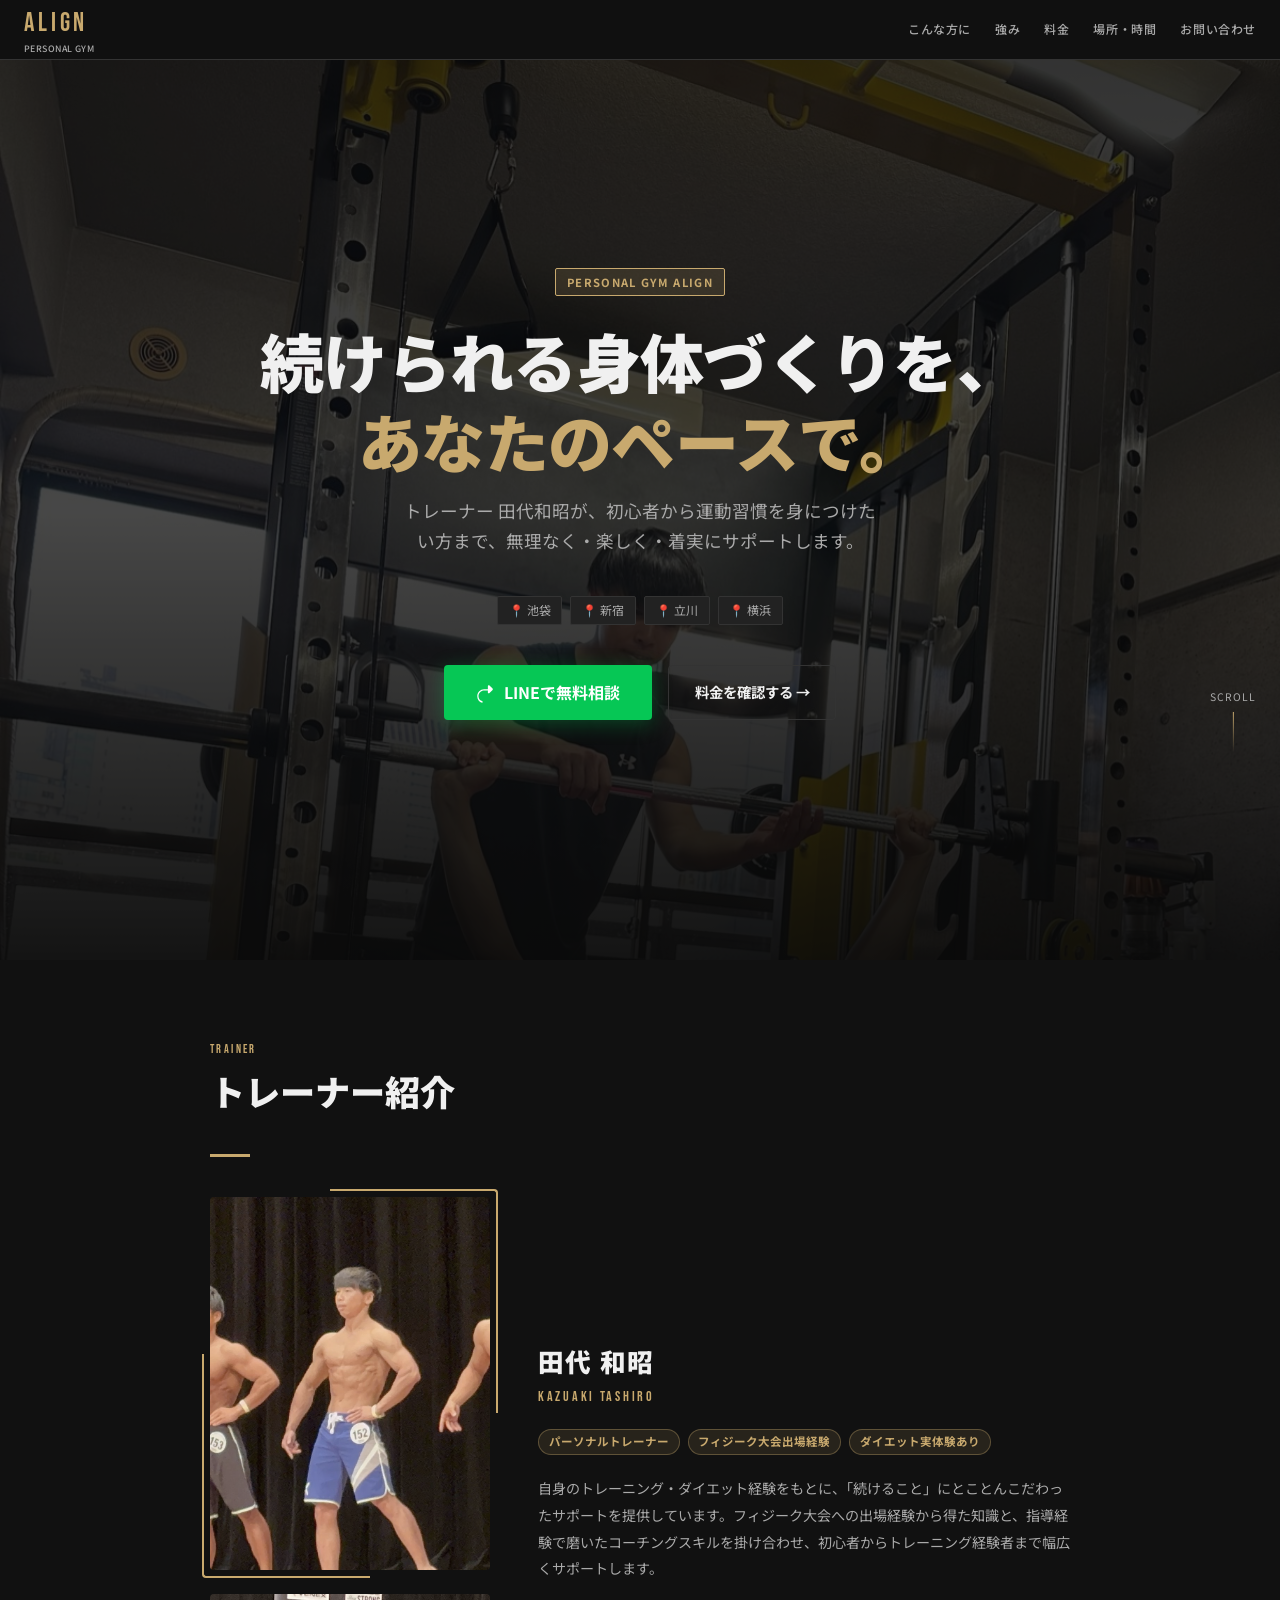
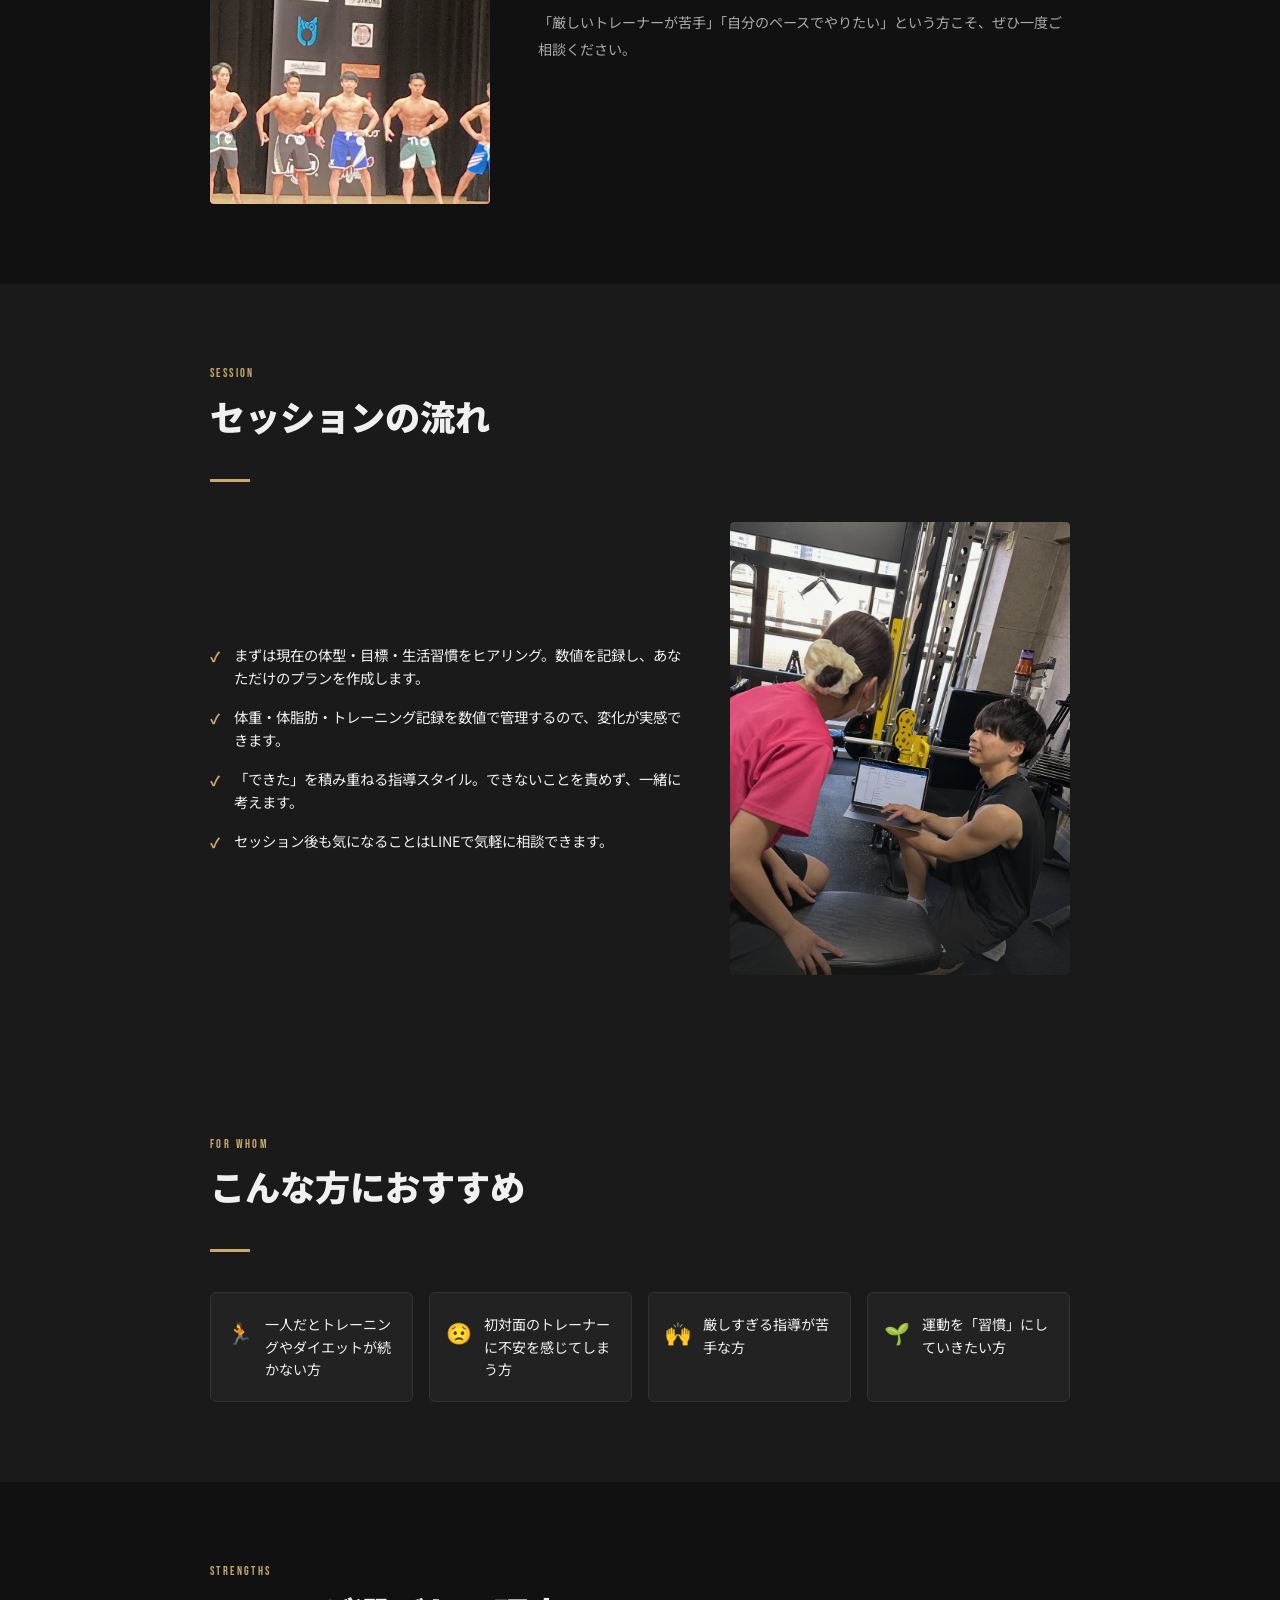
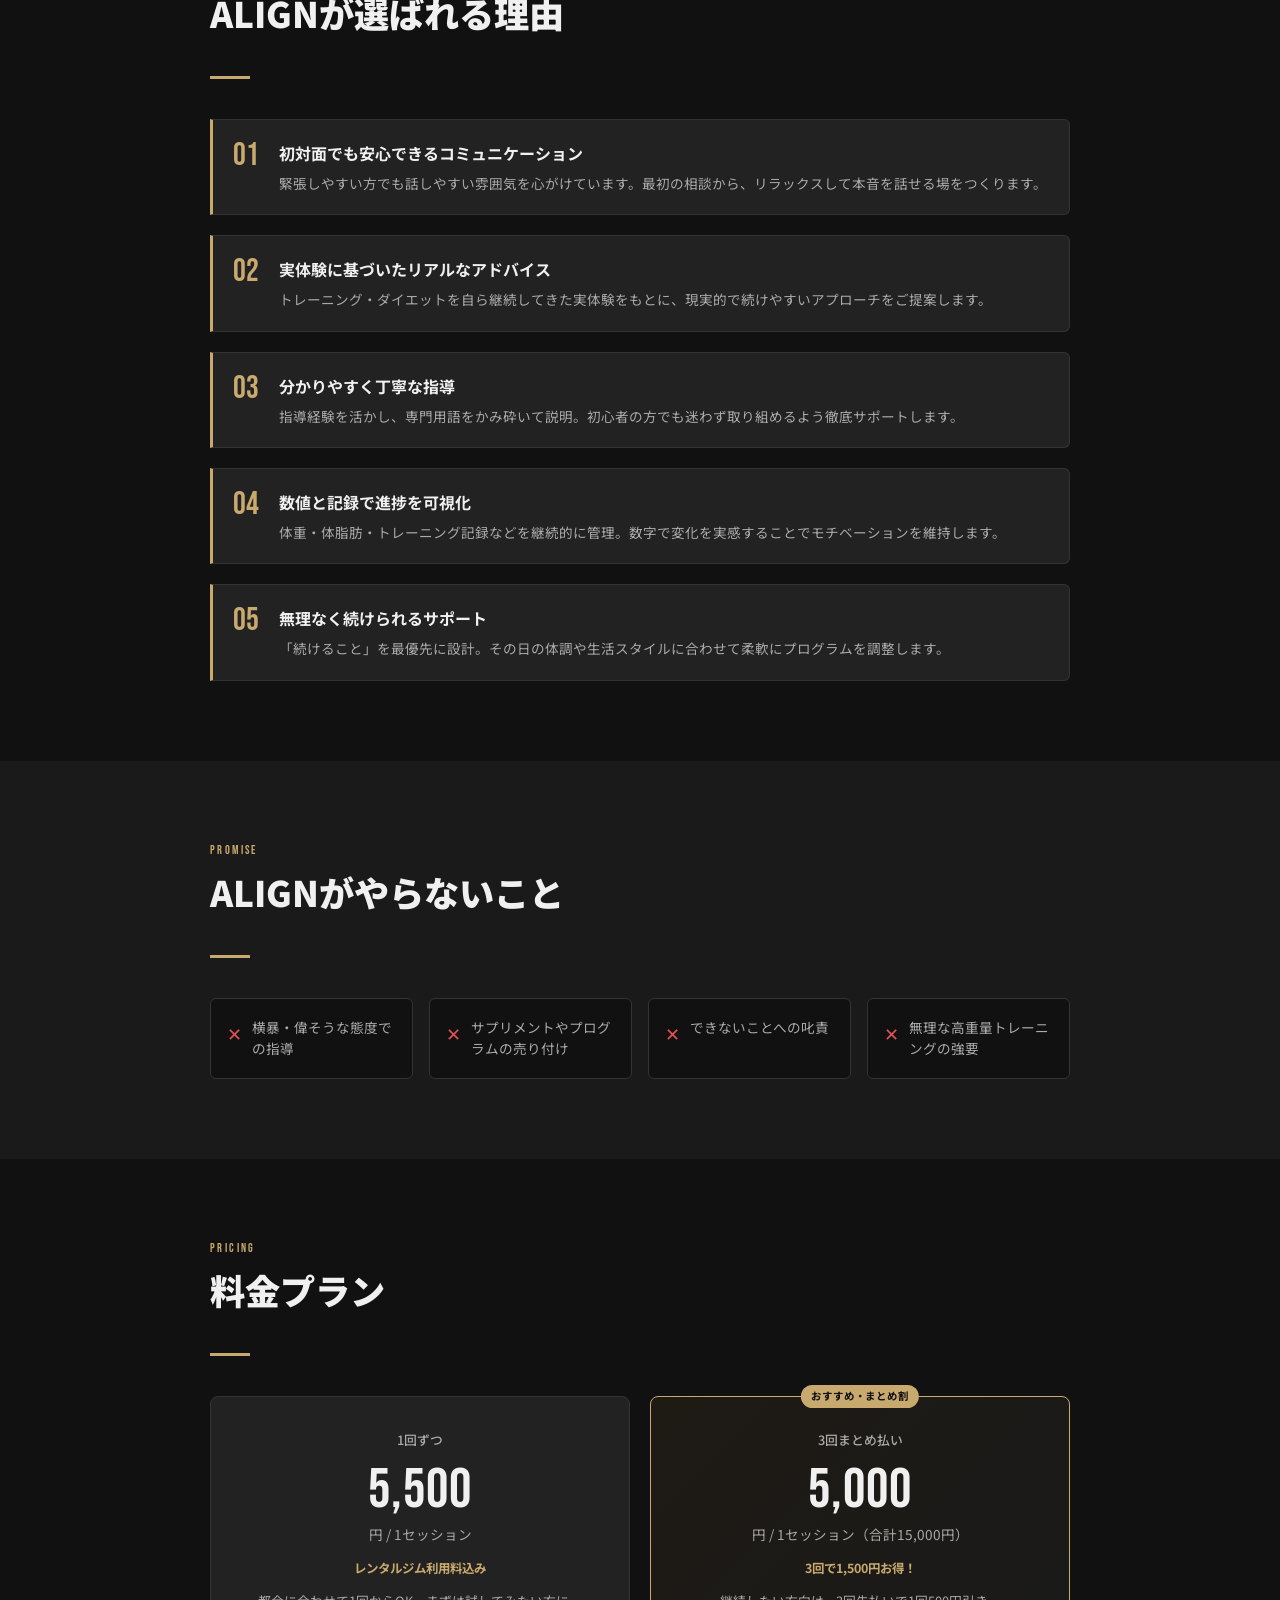
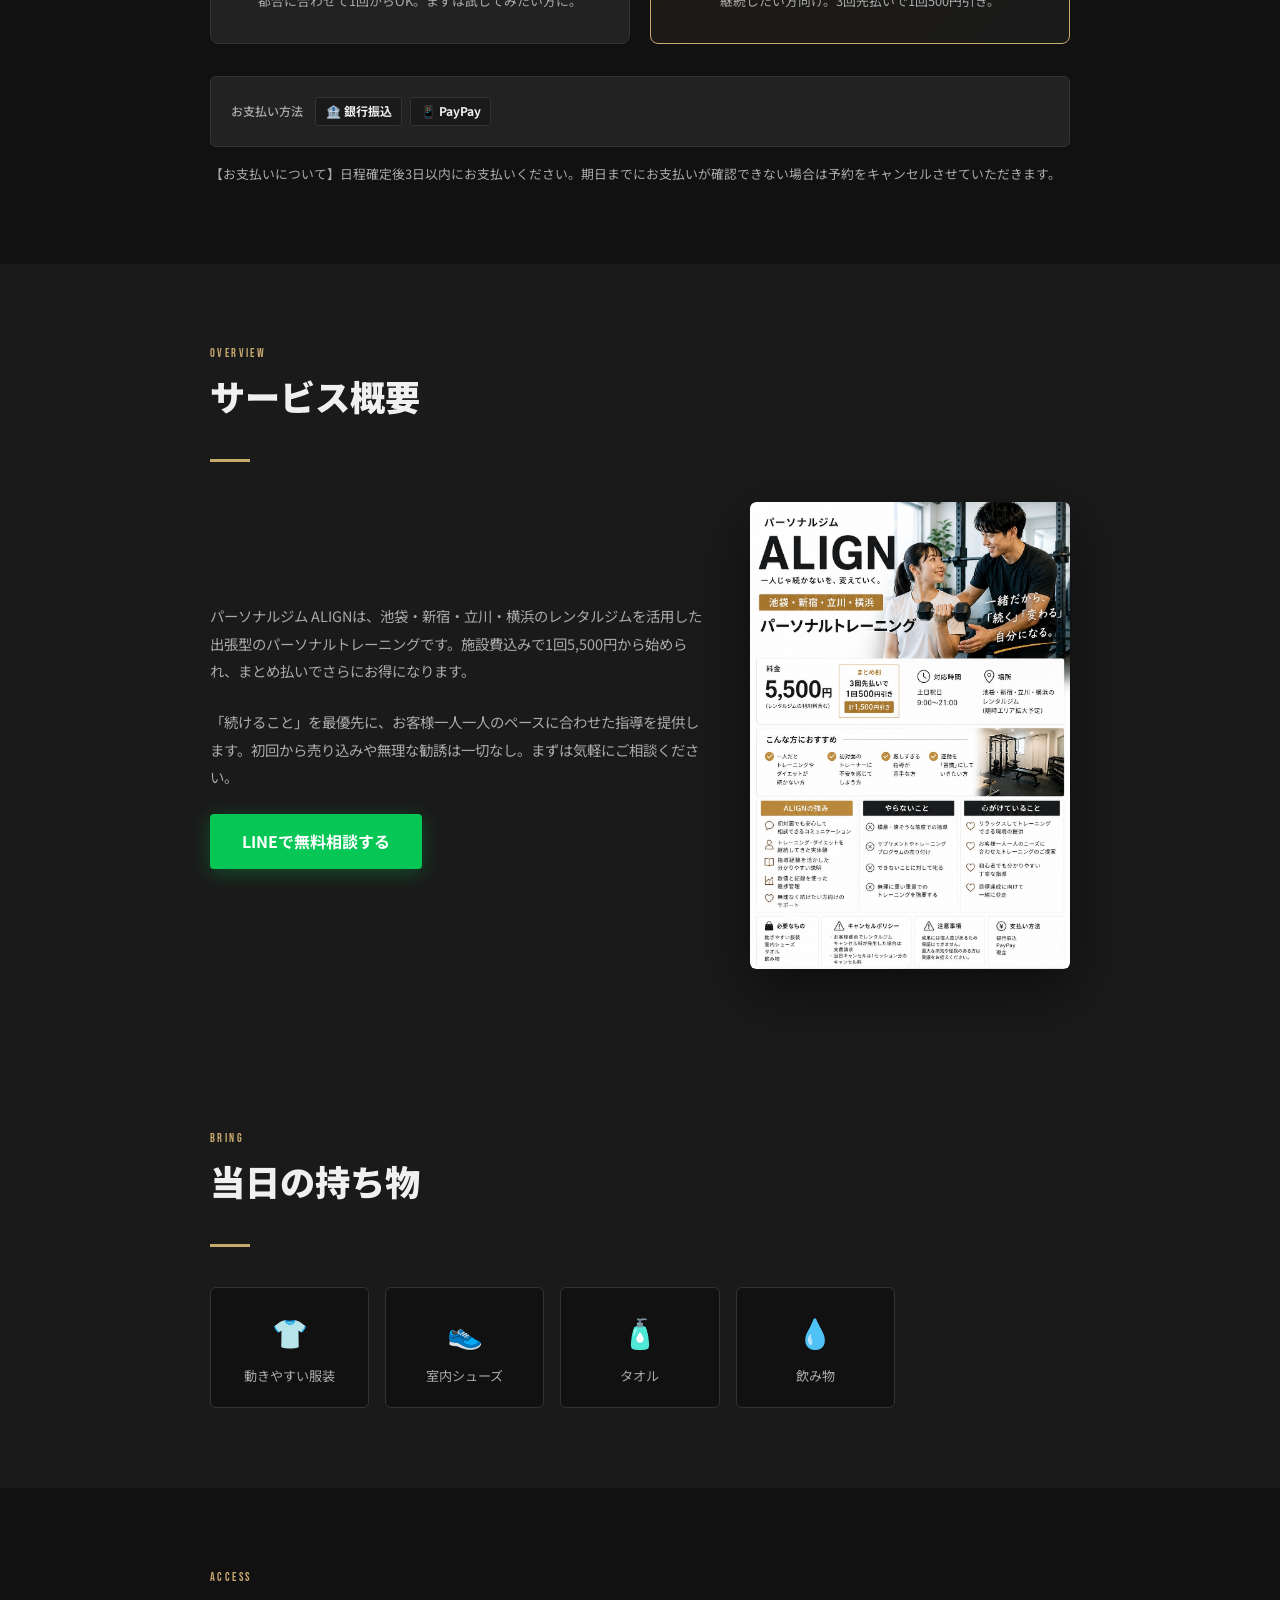
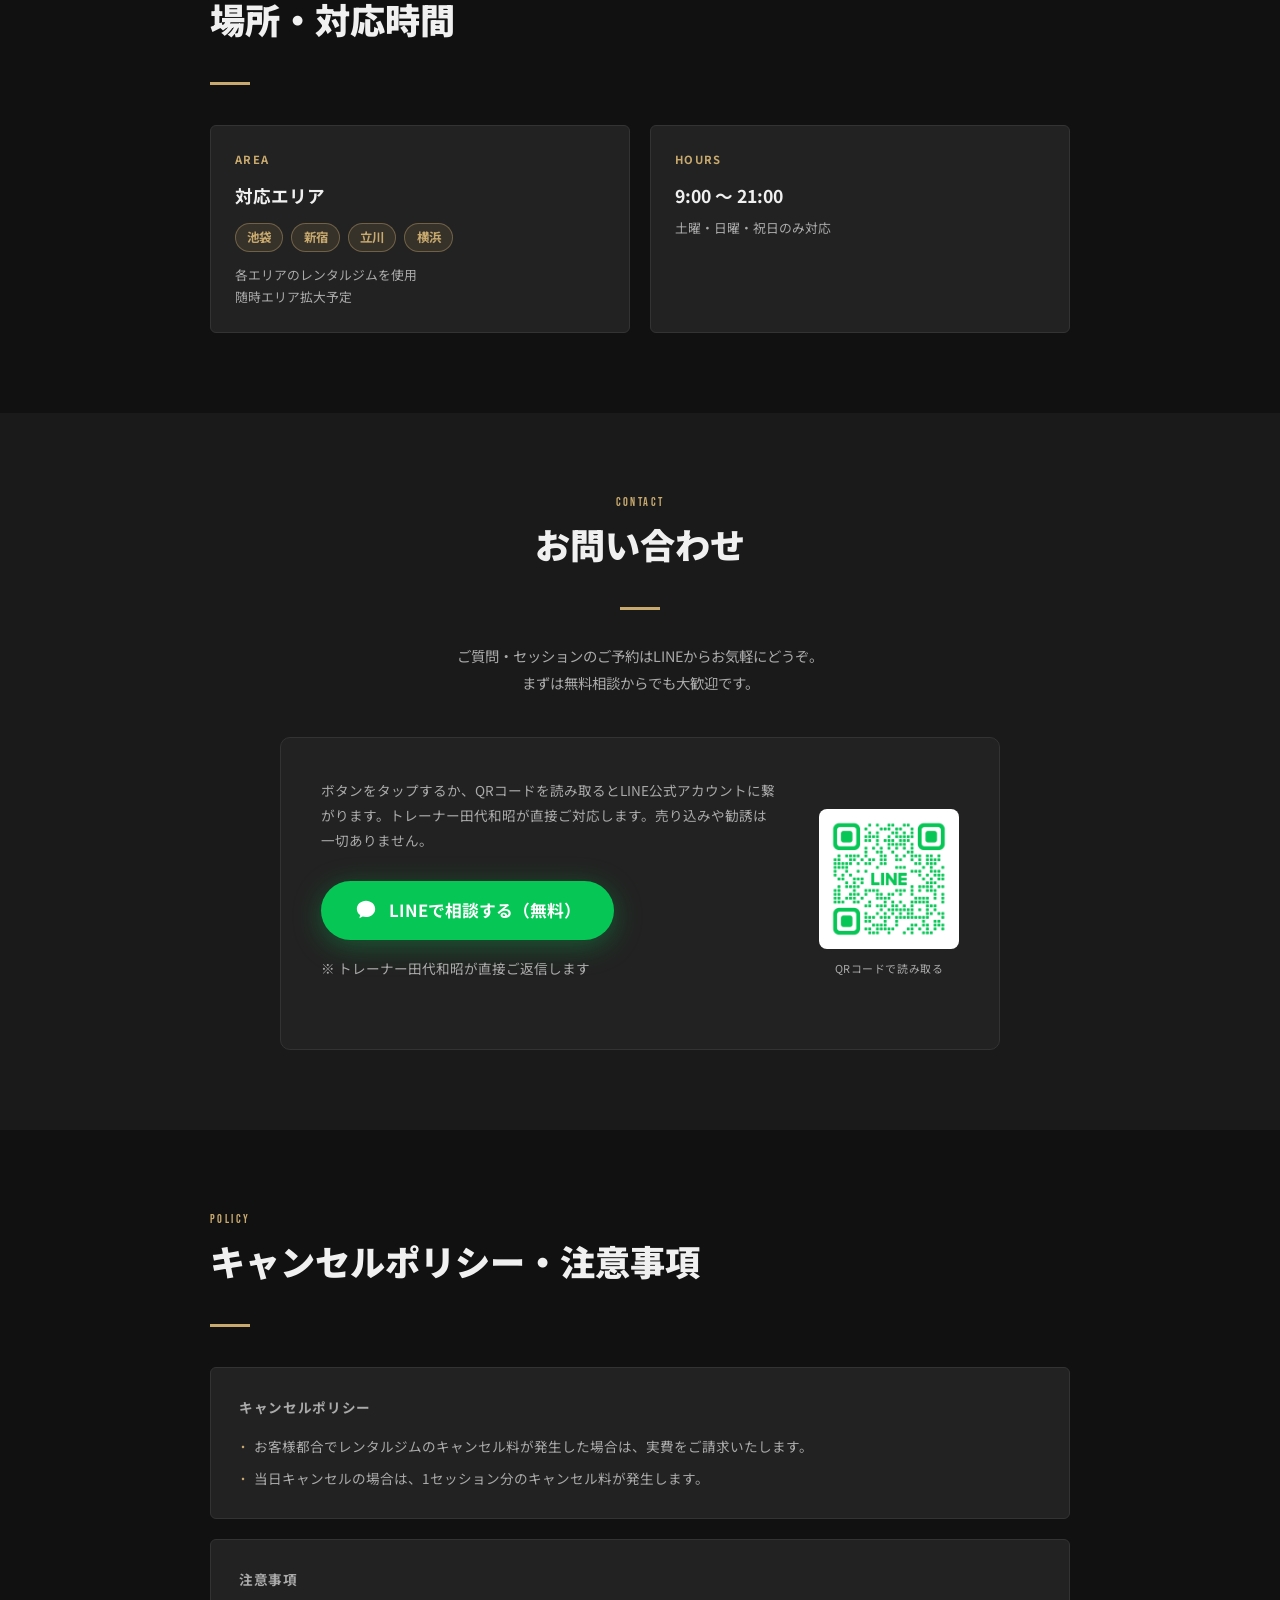
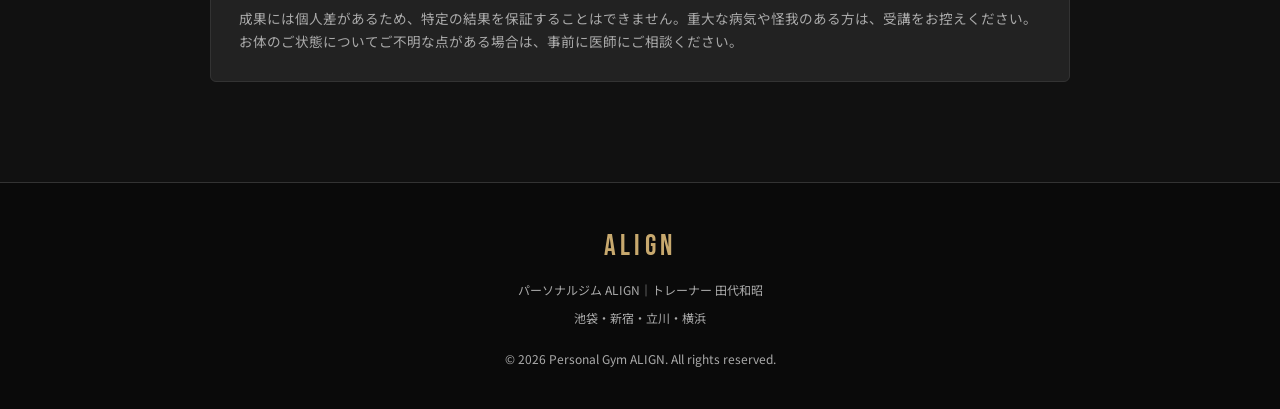
<file: index.html>
<!DOCTYPE html>
<html lang="ja">
<head>
  <meta charset="UTF-8">
  <meta name="viewport" content="width=device-width, initial-scale=1.0">
  <title>パーソナルジム ALIGN | 田代和昭 パーソナルトレーニング【池袋・新宿・立川・横浜】</title>
  <meta name="description" content="パーソナルジム ALIGN（田代和昭）は池袋・新宿・立川・横浜でパーソナルトレーニングを提供。1回5,500円でレンタルジム利用料込み。土日祝9:00〜21:00対応。初心者歓迎・売り込みなし・続けやすい指導が特長。">
  <meta name="keywords" content="パーソナルジム ALIGN,田代和昭,パーソナルトレーニング,池袋,新宿,立川,横浜,ダイエット,筋トレ,初心者,安い,土日">
  <meta name="author" content="田代和昭">
  <meta name="robots" content="index, follow">
  <link rel="canonical" href="https://gjtpnatp0854-source.github.io/align-gym/">

  <!-- OGP (SNSシェア用) -->
  <meta property="og:type" content="website">
  <meta property="og:title" content="パーソナルジム ALIGN | 田代和昭 パーソナルトレーニング【池袋・新宿・立川・横浜】">
  <meta property="og:description" content="1回5,500円（レンタルジム込）。池袋・新宿・立川・横浜で土日祝対応。初心者歓迎・売り込みなし・続けやすいパーソナルトレーニング。">
  <meta property="og:url" content="https://gjtpnatp0854-source.github.io/align-gym/">
  <meta property="og:image" content="https://gjtpnatp0854-source.github.io/align-gym/画像素材/AC1D7CBE-03A9-4C0E-925E-FA47C1B73EA4.jpg">
  <meta property="og:locale" content="ja_JP">
  <meta property="og:site_name" content="パーソナルジム ALIGN">
  <meta name="twitter:card" content="summary_large_image">
  <meta name="twitter:title" content="パーソナルジム ALIGN | 田代和昭">
  <meta name="twitter:description" content="1回5,500円（レンタルジム込）。池袋・新宿・立川・横浜で土日祝対応のパーソナルトレーニング。">

  <!-- 構造化データ (Googleリッチリザルト用) -->
  <script type="application/ld+json">
  {
    "@context": "https://schema.org",
    "@type": "LocalBusiness",
    "name": "パーソナルジム ALIGN",
    "description": "池袋・新宿・立川・横浜でパーソナルトレーニングを提供。1回5,500円でレンタルジム利用料込み。",
    "url": "https://gjtpnatp0854-source.github.io/align-gym/",
    "telephone": "",
    "priceRange": "¥5,500〜",
    "openingHours": "Sa-Su,PH 09:00-21:00",
    "areaServed": ["池袋", "新宿", "立川", "横浜"],
    "employee": {
      "@type": "Person",
      "name": "田代和昭",
      "jobTitle": "パーソナルトレーナー"
    }
  }
  </script>

  <meta name="theme-color" content="#111111">
  <link rel="manifest" href="manifest.json">
  <link rel="apple-touch-icon" href="icon-192.png">
  <link rel="preconnect" href="https://fonts.googleapis.com">
  <link rel="preconnect" href="https://fonts.gstatic.com" crossorigin>
  <link href="https://fonts.googleapis.com/css2?family=Noto+Sans+JP:wght@400;500;700;900&family=Bebas+Neue&display=swap" rel="stylesheet">
  <style>
    *, *::before, *::after { box-sizing: border-box; margin: 0; padding: 0; }

    :root {
      --bg: #111111;
      --bg2: #1a1a1a;
      --bg3: #222222;
      --border: #333333;
      --accent: #c8a96e;
      --accent2: #e8c88e;
      --text: #f0f0f0;
      --text2: #aaaaaa;
      --red: #e05252;
    }

    html { scroll-behavior: smooth; }

    body {
      font-family: 'Noto Sans JP', sans-serif;
      background: var(--bg);
      color: var(--text);
      line-height: 1.7;
      overflow-x: hidden;
    }

    /* ── HEADER ── */
    header {
      position: sticky;
      top: 0;
      z-index: 100;
      background: rgba(17,17,17,0.95);
      backdrop-filter: blur(8px);
      border-bottom: 1px solid var(--border);
      padding: 0 1.5rem;
      display: flex;
      align-items: center;
      justify-content: space-between;
      height: 60px;
    }

    .logo {
      font-family: 'Bebas Neue', sans-serif;
      font-size: 1.6rem;
      letter-spacing: 0.15em;
      color: var(--accent);
    }

    .logo span {
      font-family: 'Noto Sans JP', sans-serif;
      font-size: 0.55rem;
      font-weight: 500;
      letter-spacing: 0.05em;
      color: var(--text2);
      display: block;
      margin-top: -4px;
    }

    nav { display: flex; gap: 1.5rem; }

    nav a {
      color: var(--text2);
      text-decoration: none;
      font-size: 0.75rem;
      font-weight: 500;
      letter-spacing: 0.05em;
      transition: color 0.2s;
    }

    nav a:hover { color: var(--accent); }

    @media (max-width: 600px) { nav { display: none; } }

    /* ── HERO ── */
    .hero {
      min-height: 100svh;
      display: flex;
      flex-direction: column;
      justify-content: center;
      align-items: center;
      text-align: center;
      padding: 6rem 1.5rem 4rem;
      position: relative;
      overflow: hidden;
      background-color: #0a0a0a;
    }

    .hero-bg {
      position: absolute;
      inset: 0;
      background-image: url('./画像素材/IMG_7895.JPG');
      background-size: cover;
      background-position: center 30%;
      opacity: 0.28;
      z-index: 0;
    }

    .hero-bg::after {
      content: '';
      position: absolute;
      inset: 0;
      background: linear-gradient(to bottom, rgba(10,10,10,0.4) 0%, rgba(10,10,10,0.1) 50%, rgba(10,10,10,0.85) 100%);
    }

    .hero > *:not(.hero-bg) { position: relative; z-index: 1; }

    .hero-badge {
      display: inline-block;
      background: rgba(200,169,110,0.15);
      border: 1px solid var(--accent);
      color: var(--accent);
      font-size: 0.7rem;
      font-weight: 700;
      letter-spacing: 0.12em;
      padding: 0.3em 1em;
      border-radius: 2px;
      margin-bottom: 1.5rem;
    }

    .hero h1 {
      font-size: clamp(2rem, 7vw, 4rem);
      font-weight: 900;
      line-height: 1.25;
      margin-bottom: 1rem;
      letter-spacing: -0.01em;
    }

    .hero h1 em {
      font-style: normal;
      color: var(--accent);
    }

    .hero-sub {
      font-size: clamp(0.9rem, 2.5vw, 1.1rem);
      color: var(--text2);
      max-width: 480px;
      margin-bottom: 2.5rem;
    }

    .area-tags {
      display: flex;
      flex-wrap: wrap;
      gap: 0.5rem;
      justify-content: center;
      margin-bottom: 2.5rem;
    }

    .area-tag {
      background: var(--bg3);
      border: 1px solid var(--border);
      color: var(--text2);
      font-size: 0.75rem;
      padding: 0.3em 0.9em;
      border-radius: 2px;
    }

    .cta-group {
      display: flex;
      flex-wrap: wrap;
      gap: 1rem;
      justify-content: center;
    }

    .btn-primary {
      display: inline-flex;
      align-items: center;
      gap: 0.5rem;
      background: #06C755;
      color: #fff;
      font-weight: 700;
      font-size: 1rem;
      padding: 0.85em 2em;
      border-radius: 4px;
      text-decoration: none;
      transition: opacity 0.2s, transform 0.15s;
      box-shadow: 0 4px 20px rgba(6,199,85,0.3);
    }

    .btn-primary:hover { opacity: 0.88; transform: translateY(-2px); }

    .btn-secondary {
      display: inline-flex;
      align-items: center;
      gap: 0.5rem;
      background: transparent;
      color: var(--text);
      font-weight: 700;
      font-size: 0.9rem;
      padding: 0.85em 1.8em;
      border-radius: 4px;
      text-decoration: none;
      border: 1px solid var(--border);
      transition: border-color 0.2s, color 0.2s;
    }

    .btn-secondary:hover { border-color: var(--accent); color: var(--accent); }

    .scroll-hint {
      position: absolute;
      bottom: 2rem;
      left: 50%;
      transform: translateX(-50%);
      display: flex;
      flex-direction: column;
      align-items: center;
      gap: 0.4rem;
      color: var(--text2);
      font-size: 0.65rem;
      letter-spacing: 0.1em;
      animation: bounce 2s infinite;
    }

    .scroll-hint::after {
      content: '';
      width: 1px;
      height: 40px;
      background: linear-gradient(to bottom, var(--accent), transparent);
    }

    @keyframes bounce {
      0%, 100% { transform: translateX(-50%) translateY(0); }
      50% { transform: translateX(-50%) translateY(6px); }
    }

    /* ── TRAINER ── */
    .trainer-section { background: var(--bg); }

    .trainer-inner {
      display: grid;
      grid-template-columns: 280px 1fr;
      gap: 3rem;
      align-items: center;
    }

    @media (max-width: 680px) {
      .trainer-inner { grid-template-columns: 1fr; gap: 2rem; }
    }

    .trainer-photos {
      display: flex;
      flex-direction: column;
      gap: 1.5rem;
    }

    .trainer-photo-sub {
      width: 100%;
      aspect-ratio: 4/3;
      object-fit: cover;
      object-position: center 45%;
      border-radius: 4px;
      display: block;
      filter: grayscale(20%);
    }

    .trainer-photo-wrap {
      position: relative;
      flex-shrink: 0;
    }

    .trainer-photo {
      width: 100%;
      aspect-ratio: 3/4;
      object-fit: cover;
      object-position: center top;
      border-radius: 4px;
      display: block;
      filter: grayscale(20%);
    }

    .trainer-photo-wrap::before {
      content: '';
      position: absolute;
      inset: -8px -8px auto auto;
      width: 60%;
      height: 60%;
      border-top: 2px solid var(--accent);
      border-right: 2px solid var(--accent);
      border-radius: 0 4px 0 0;
      z-index: 1;
      pointer-events: none;
    }

    .trainer-photo-wrap::after {
      content: '';
      position: absolute;
      inset: auto auto -8px -8px;
      width: 60%;
      height: 60%;
      border-bottom: 2px solid var(--accent);
      border-left: 2px solid var(--accent);
      border-radius: 0 0 0 4px;
      z-index: 1;
      pointer-events: none;
    }

    .trainer-name-block {
      margin-bottom: 1.25rem;
    }

    .trainer-name {
      font-size: 1.6rem;
      font-weight: 900;
      letter-spacing: 0.05em;
    }

    .trainer-name-en {
      font-family: 'Bebas Neue', sans-serif;
      font-size: 0.85rem;
      letter-spacing: 0.2em;
      color: var(--accent);
      margin-top: 0.2rem;
    }

    .trainer-tags {
      display: flex;
      flex-wrap: wrap;
      gap: 0.5rem;
      margin: 1rem 0 1.25rem;
    }

    .trainer-tag {
      background: rgba(200,169,110,0.12);
      border: 1px solid rgba(200,169,110,0.35);
      color: var(--accent);
      font-size: 0.72rem;
      font-weight: 700;
      padding: 0.2em 0.85em;
      border-radius: 20px;
    }

    .trainer-bio {
      font-size: 0.88rem;
      color: var(--text2);
      line-height: 1.9;
    }

    /* ── SERVICE SCENE ── */
    .service-scene { background: var(--bg2); }

    .scene-inner {
      display: grid;
      grid-template-columns: 1fr 340px;
      gap: 3rem;
      align-items: center;
    }

    @media (max-width: 680px) {
      .scene-inner { grid-template-columns: 1fr; }
      .scene-img-wrap { order: -1; }
    }

    .scene-img-wrap {
      position: relative;
      border-radius: 4px;
      overflow: hidden;
    }

    .scene-img {
      width: 100%;
      aspect-ratio: 3/4;
      object-fit: cover;
      object-position: center;
      display: block;
      border-radius: 4px;
      filter: grayscale(10%);
    }

    .scene-img-wrap::after {
      content: '';
      position: absolute;
      inset: 0;
      background: linear-gradient(to top, rgba(26,26,26,0.6) 0%, transparent 50%);
      pointer-events: none;
    }

    .scene-feature-list {
      list-style: none;
      display: flex;
      flex-direction: column;
      gap: 1rem;
    }

    .scene-feature-list li {
      display: flex;
      align-items: flex-start;
      gap: 0.85rem;
      font-size: 0.9rem;
      line-height: 1.6;
    }

    .scene-feature-list li::before {
      content: '✓';
      color: var(--accent);
      font-weight: 900;
      font-size: 0.85rem;
      margin-top: 3px;
      flex-shrink: 0;
    }

    /* ── SECTIONS ── */
    section { padding: 5rem 1.5rem; }

    .container { max-width: 860px; margin: 0 auto; }

    .section-label {
      font-family: 'Bebas Neue', sans-serif;
      font-size: 0.75rem;
      letter-spacing: 0.2em;
      color: var(--accent);
      margin-bottom: 0.5rem;
    }

    .section-title {
      font-size: clamp(1.5rem, 5vw, 2.2rem);
      font-weight: 900;
      margin-bottom: 2.5rem;
      line-height: 1.3;
    }

    .divider {
      width: 40px;
      height: 3px;
      background: var(--accent);
      margin: 0.75rem 0 2.5rem;
    }

    /* ── FOR WHOM ── */
    .for-whom { background: var(--bg2); }

    .card-grid {
      display: grid;
      grid-template-columns: repeat(auto-fill, minmax(200px, 1fr));
      gap: 1rem;
    }

    .card {
      background: var(--bg3);
      border: 1px solid var(--border);
      border-radius: 6px;
      padding: 1.25rem 1.25rem 1.25rem 1rem;
      display: flex;
      align-items: flex-start;
      gap: 0.75rem;
      transition: border-color 0.2s;
    }

    .card:hover { border-color: var(--accent); }

    .card-icon {
      font-size: 1.3rem;
      flex-shrink: 0;
      margin-top: 2px;
    }

    .card p {
      font-size: 0.88rem;
      line-height: 1.6;
      color: var(--text);
    }

    /* ── STRENGTHS ── */
    .strengths { background: var(--bg); }

    .strength-list {
      display: flex;
      flex-direction: column;
      gap: 1.25rem;
    }

    .strength-item {
      display: grid;
      grid-template-columns: auto 1fr;
      gap: 1rem 1.25rem;
      align-items: start;
      background: var(--bg3);
      border: 1px solid var(--border);
      border-left: 3px solid var(--accent);
      border-radius: 0 6px 6px 0;
      padding: 1.25rem;
    }

    .strength-num {
      font-family: 'Bebas Neue', sans-serif;
      font-size: 2rem;
      color: var(--accent);
      line-height: 1;
    }

    .strength-body h3 {
      font-size: 1rem;
      font-weight: 700;
      margin-bottom: 0.3rem;
    }

    .strength-body p {
      font-size: 0.85rem;
      color: var(--text2);
      line-height: 1.65;
    }

    /* ── NO LIST ── */
    .no-list-section { background: var(--bg2); }

    .no-grid {
      display: grid;
      grid-template-columns: repeat(auto-fill, minmax(200px, 1fr));
      gap: 1rem;
    }

    .no-card {
      background: var(--bg);
      border: 1px solid var(--border);
      border-radius: 6px;
      padding: 1.1rem 1.1rem 1.1rem 1rem;
      display: flex;
      align-items: flex-start;
      gap: 0.6rem;
    }

    .no-icon {
      color: var(--red);
      font-size: 1.1rem;
      flex-shrink: 0;
      margin-top: 2px;
    }

    .no-card p { font-size: 0.85rem; color: var(--text2); line-height: 1.6; }

    /* ── PRICING ── */
    .pricing { background: var(--bg); }

    .price-cards {
      display: grid;
      grid-template-columns: repeat(auto-fit, minmax(260px, 1fr));
      gap: 1.25rem;
    }

    .price-card {
      background: var(--bg3);
      border: 1px solid var(--border);
      border-radius: 8px;
      padding: 2rem 1.75rem;
      text-align: center;
      position: relative;
      transition: border-color 0.2s;
    }

    .price-card:hover { border-color: var(--accent); }

    .price-card.featured {
      border-color: var(--accent);
      background: linear-gradient(135deg, #1e1a14 0%, #1a1a1a 100%);
    }

    .price-badge {
      position: absolute;
      top: -12px;
      left: 50%;
      transform: translateX(-50%);
      background: var(--accent);
      color: #111;
      font-size: 0.65rem;
      font-weight: 700;
      letter-spacing: 0.08em;
      padding: 0.25em 1em;
      border-radius: 20px;
      white-space: nowrap;
    }

    .price-label {
      font-size: 0.8rem;
      color: var(--text2);
      margin-bottom: 0.75rem;
      font-weight: 500;
    }

    .price-amount {
      font-family: 'Bebas Neue', sans-serif;
      font-size: 3.5rem;
      color: var(--text);
      line-height: 1;
      letter-spacing: 0.02em;
    }

    .price-unit {
      font-size: 0.85rem;
      color: var(--text2);
      margin-top: 0.25rem;
    }

    .price-note {
      font-size: 0.78rem;
      color: var(--accent);
      margin-top: 0.75rem;
      font-weight: 700;
    }

    .price-desc {
      font-size: 0.8rem;
      color: var(--text2);
      margin-top: 0.75rem;
      line-height: 1.6;
    }

    .payment-methods {
      margin-top: 2rem;
      padding: 1.25rem;
      background: var(--bg3);
      border: 1px solid var(--border);
      border-radius: 6px;
      display: flex;
      align-items: center;
      gap: 0.75rem;
      flex-wrap: wrap;
    }

    .payment-label {
      font-size: 0.75rem;
      color: var(--text2);
      font-weight: 500;
    }

    .payment-tags {
      display: flex;
      gap: 0.5rem;
      flex-wrap: wrap;
    }

    .payment-tag {
      background: var(--bg2);
      border: 1px solid var(--border);
      color: var(--text);
      font-size: 0.75rem;
      font-weight: 700;
      padding: 0.25em 0.8em;
      border-radius: 3px;
    }

    .payment-prepay-note {
      margin-top: 1rem;
      font-size: 0.8rem;
      color: var(--text2);
    }

    /* ── ITEMS NEEDED ── */
    .items-section { background: var(--bg2); }

    .items-grid {
      display: grid;
      grid-template-columns: repeat(auto-fill, minmax(140px, 1fr));
      gap: 1rem;
    }

    .item-card {
      background: var(--bg);
      border: 1px solid var(--border);
      border-radius: 6px;
      padding: 1.25rem;
      text-align: center;
    }

    .item-emoji { font-size: 1.8rem; margin-bottom: 0.5rem; }

    .item-name { font-size: 0.82rem; color: var(--text2); }

    /* ── SCHEDULE ── */
    .schedule { background: var(--bg); }

    .info-grid {
      display: grid;
      grid-template-columns: repeat(auto-fit, minmax(240px, 1fr));
      gap: 1.25rem;
    }

    .info-card {
      background: var(--bg3);
      border: 1px solid var(--border);
      border-radius: 6px;
      padding: 1.5rem;
    }

    .info-card-label {
      font-size: 0.7rem;
      font-weight: 700;
      letter-spacing: 0.12em;
      color: var(--accent);
      margin-bottom: 0.75rem;
    }

    .info-card-value {
      font-size: 1.1rem;
      font-weight: 700;
      margin-bottom: 0.4rem;
    }

    .info-card-sub {
      font-size: 0.8rem;
      color: var(--text2);
    }

    .area-list {
      display: flex;
      flex-wrap: wrap;
      gap: 0.5rem;
      margin-top: 0.75rem;
    }

    .area-pill {
      background: rgba(200,169,110,0.12);
      border: 1px solid rgba(200,169,110,0.4);
      color: var(--accent);
      font-size: 0.78rem;
      font-weight: 700;
      padding: 0.25em 0.9em;
      border-radius: 20px;
    }

    /* ── CONTACT ── */
    .contact { background: var(--bg2); }

    .contact-inner {
      max-width: 720px;
      margin: 0 auto;
    }

    .contact-inner .section-label,
    .contact-inner .section-title { text-align: center; }

    .contact-inner .divider { margin: 0.75rem auto 2rem; }

    .contact-lead {
      text-align: center;
      color: var(--text2);
      font-size: 0.9rem;
      margin-bottom: 2.5rem;
      line-height: 1.9;
    }

    .contact-body {
      display: grid;
      grid-template-columns: 1fr auto;
      gap: 2.5rem;
      align-items: center;
      background: var(--bg3);
      border: 1px solid var(--border);
      border-radius: 10px;
      padding: 2.5rem;
    }

    @media (max-width: 600px) {
      .contact-body {
        grid-template-columns: 1fr;
        text-align: center;
      }
      .contact-body-left { display: flex; flex-direction: column; align-items: center; }
    }

    .contact-body-left p {
      color: var(--text2);
      font-size: 0.85rem;
      line-height: 1.85;
      margin-bottom: 1.75rem;
    }

    .line-btn {
      display: inline-flex;
      align-items: center;
      gap: 0.75rem;
      background: #06C755;
      color: #fff;
      font-weight: 700;
      font-size: 1.05rem;
      padding: 0.9em 2em;
      border-radius: 50px;
      text-decoration: none;
      transition: opacity 0.2s, transform 0.15s;
      box-shadow: 0 6px 28px rgba(6,199,85,0.35);
    }

    .line-btn:hover { opacity: 0.88; transform: translateY(-2px); }

    .line-btn svg { width: 22px; height: 22px; fill: #fff; flex-shrink: 0; }

    .contact-note {
      margin-top: 1rem;
      font-size: 0.75rem;
      color: var(--text2);
    }

    .qr-wrap {
      display: flex;
      flex-direction: column;
      align-items: center;
      gap: 0.6rem;
      flex-shrink: 0;
    }

    .qr-img {
      width: 140px;
      height: 140px;
      object-fit: contain;
      background: #fff;
      border-radius: 8px;
      padding: 8px;
      display: block;
    }

    .qr-label {
      font-size: 0.68rem;
      color: var(--text2);
      letter-spacing: 0.05em;
      text-align: center;
    }

    /* ── POLICY ── */
    .policy { background: var(--bg); }

    .policy-block {
      background: var(--bg3);
      border: 1px solid var(--border);
      border-radius: 6px;
      padding: 1.75rem;
      margin-bottom: 1.25rem;
    }

    .policy-title {
      font-size: 0.85rem;
      font-weight: 700;
      color: var(--accent);
      margin-bottom: 1rem;
      letter-spacing: 0.05em;
    }

    .policy-block ul {
      list-style: none;
      display: flex;
      flex-direction: column;
      gap: 0.6rem;
    }

    .policy-block li {
      font-size: 0.85rem;
      color: var(--text2);
      padding-left: 1.1em;
      position: relative;
      line-height: 1.65;
    }

    .policy-block li::before {
      content: '·';
      position: absolute;
      left: 0;
      color: var(--accent);
      font-weight: 700;
    }

    .policy-block p {
      font-size: 0.85rem;
      color: var(--text2);
      line-height: 1.7;
    }

    /* ── FLYER ── */
    .flyer-section { background: var(--bg2); }

    .flyer-inner {
      display: grid;
      grid-template-columns: 1fr 320px;
      gap: 3rem;
      align-items: center;
    }

    @media (max-width: 680px) {
      .flyer-inner { grid-template-columns: 1fr; }
    }

    .flyer-text p {
      font-size: 0.9rem;
      color: var(--text2);
      line-height: 1.9;
      margin-bottom: 1.5rem;
    }

    .flyer-img-wrap {
      position: relative;
      border-radius: 6px;
      overflow: hidden;
      box-shadow: 0 20px 60px rgba(0,0,0,0.5);
    }

    .flyer-img-wrap::before {
      content: '';
      position: absolute;
      inset: -1px;
      border-radius: 6px;
      border: 1px solid rgba(200,169,110,0.3);
      z-index: 1;
      pointer-events: none;
    }

    .flyer-img {
      width: 100%;
      display: block;
      border-radius: 6px;
    }

    /* ── FOOTER ── */
    footer {
      background: #0a0a0a;
      border-top: 1px solid var(--border);
      padding: 2.5rem 1.5rem;
      text-align: center;
    }

    .footer-logo {
      font-family: 'Bebas Neue', sans-serif;
      font-size: 1.8rem;
      letter-spacing: 0.15em;
      color: var(--accent);
      margin-bottom: 0.5rem;
    }

    footer p {
      font-size: 0.75rem;
      color: var(--text2);
      margin-top: 0.5rem;
    }
  </style>
</head>
<body>

<!-- HEADER -->
<header>
  <div class="logo">
    ALIGN
    <span>PERSONAL GYM</span>
  </div>
  <nav>
    <a href="#for-whom">こんな方に</a>
    <a href="#strengths">強み</a>
    <a href="#pricing">料金</a>
    <a href="#schedule">場所・時間</a>
    <a href="#contact">お問い合わせ</a>
  </nav>
</header>

<!-- HERO -->
<section class="hero">
  <div class="hero-bg"></div>
  <p class="hero-badge">PERSONAL GYM ALIGN</p>
  <h1>
    続けられる身体づくりを、<br>
    <em>あなたのペースで。</em>
  </h1>
  <p class="hero-sub">
    トレーナー 田代和昭が、初心者から運動習慣を身につけたい方まで、無理なく・楽しく・着実にサポートします。
  </p>
  <div class="area-tags">
    <span class="area-tag">📍 池袋</span>
    <span class="area-tag">📍 新宿</span>
    <span class="area-tag">📍 立川</span>
    <span class="area-tag">📍 横浜</span>
  </div>
  <div class="cta-group">
    <a href="#contact" class="btn-primary">
      <svg xmlns="http://www.w3.org/2000/svg" width="20" height="20" viewBox="0 0 448 512" fill="currentColor"><path d="M272 160h-96C78.8 160 0 238.8 0 336c0 79.5 51.7 147.2 123.3 171.4 5.8 1.8 11.7-2.2 11.7-8.3v-30.8c0-4.8-3.6-9-8.4-9.6C73.6 452.2 32 398.1 32 336c0-79.4 64.6-144 144-144h96v48c0 21.4 25.9 32 41 17l80-80c9.4-9.4 9.4-24.6 0-33.9l-80-80C298.1 48.1 272 58.6 272 80v80z"/></svg>
      LINEで無料相談
    </a>
    <a href="#pricing" class="btn-secondary">料金を確認する →</a>
  </div>
  <div class="scroll-hint">SCROLL</div>
</section>

<!-- TRAINER -->
<section class="trainer-section" id="trainer">
  <div class="container">
    <p class="section-label">TRAINER</p>
    <h2 class="section-title">トレーナー紹介</h2>
    <div class="divider"></div>
    <div class="trainer-inner">
      <div class="trainer-photos">
        <div class="trainer-photo-wrap">
          <img class="trainer-photo" src="./画像素材/physique-1.jpg" alt="フィジーク大会に出場するトレーナー田代和昭" loading="lazy">
        </div>
        <img class="trainer-photo-sub" src="./画像素材/physique-2.jpg" alt="フィジーク大会のステージで並ぶトレーナー田代和昭(中央・152番)" loading="lazy">
      </div>
      <div class="trainer-text">
        <div class="trainer-name-block">
          <p class="trainer-name">田代 和昭</p>
          <p class="trainer-name-en">KAZUAKI TASHIRO</p>
        </div>
        <div class="trainer-tags">
          <span class="trainer-tag">パーソナルトレーナー</span>
          <span class="trainer-tag">フィジーク大会出場経験</span>
          <span class="trainer-tag">ダイエット実体験あり</span>
        </div>
        <p class="trainer-bio">
          自身のトレーニング・ダイエット経験をもとに、「続けること」にとことんこだわったサポートを提供しています。フィジーク大会への出場経験から得た知識と、指導経験で磨いたコーチングスキルを掛け合わせ、初心者からトレーニング経験者まで幅広くサポートします。<br><br>
          「厳しいトレーナーが苦手」「自分のペースでやりたい」という方こそ、ぜひ一度ご相談ください。
        </p>
      </div>
    </div>
  </div>
</section>

<!-- SERVICE SCENE -->
<section class="service-scene">
  <div class="container">
    <p class="section-label">SESSION</p>
    <h2 class="section-title">セッションの流れ</h2>
    <div class="divider"></div>
    <div class="scene-inner">
      <div class="scene-text">
        <ul class="scene-feature-list">
          <li>まずは現在の体型・目標・生活習慣をヒアリング。数値を記録し、あなただけのプランを作成します。</li>
          <li>体重・体脂肪・トレーニング記録を数値で管理するので、変化が実感できます。</li>
          <li>「できた」を積み重ねる指導スタイル。できないことを責めず、一緒に考えます。</li>
          <li>セッション後も気になることはLINEで気軽に相談できます。</li>
        </ul>
      </div>
      <div class="scene-img-wrap">
        <img class="scene-img" src="./画像素材/IMG_7894.JPG" alt="カウンセリングの様子" loading="lazy">
      </div>
    </div>
  </div>
</section>

<!-- FOR WHOM -->
<section class="for-whom" id="for-whom">
  <div class="container">
    <p class="section-label">FOR WHOM</p>
    <h2 class="section-title">こんな方におすすめ</h2>
    <div class="divider"></div>
    <div class="card-grid">
      <div class="card">
        <span class="card-icon">🏃</span>
        <p>一人だとトレーニングやダイエットが続かない方</p>
      </div>
      <div class="card">
        <span class="card-icon">😟</span>
        <p>初対面のトレーナーに不安を感じてしまう方</p>
      </div>
      <div class="card">
        <span class="card-icon">🙌</span>
        <p>厳しすぎる指導が苦手な方</p>
      </div>
      <div class="card">
        <span class="card-icon">🌱</span>
        <p>運動を「習慣」にしていきたい方</p>
      </div>
    </div>
  </div>
</section>

<!-- STRENGTHS -->
<section class="strengths" id="strengths">
  <div class="container">
    <p class="section-label">STRENGTHS</p>
    <h2 class="section-title">ALIGNが選ばれる理由</h2>
    <div class="divider"></div>
    <div class="strength-list">
      <div class="strength-item">
        <div class="strength-num">01</div>
        <div class="strength-body">
          <h3>初対面でも安心できるコミュニケーション</h3>
          <p>緊張しやすい方でも話しやすい雰囲気を心がけています。最初の相談から、リラックスして本音を話せる場をつくります。</p>
        </div>
      </div>
      <div class="strength-item">
        <div class="strength-num">02</div>
        <div class="strength-body">
          <h3>実体験に基づいたリアルなアドバイス</h3>
          <p>トレーニング・ダイエットを自ら継続してきた実体験をもとに、現実的で続けやすいアプローチをご提案します。</p>
        </div>
      </div>
      <div class="strength-item">
        <div class="strength-num">03</div>
        <div class="strength-body">
          <h3>分かりやすく丁寧な指導</h3>
          <p>指導経験を活かし、専門用語をかみ砕いて説明。初心者の方でも迷わず取り組めるよう徹底サポートします。</p>
        </div>
      </div>
      <div class="strength-item">
        <div class="strength-num">04</div>
        <div class="strength-body">
          <h3>数値と記録で進捗を可視化</h3>
          <p>体重・体脂肪・トレーニング記録などを継続的に管理。数字で変化を実感することでモチベーションを維持します。</p>
        </div>
      </div>
      <div class="strength-item">
        <div class="strength-num">05</div>
        <div class="strength-body">
          <h3>無理なく続けられるサポート</h3>
          <p>「続けること」を最優先に設計。その日の体調や生活スタイルに合わせて柔軟にプログラムを調整します。</p>
        </div>
      </div>
    </div>
  </div>
</section>

<!-- WHAT WE DON'T DO -->
<section class="no-list-section">
  <div class="container">
    <p class="section-label">PROMISE</p>
    <h2 class="section-title">ALIGNがやらないこと</h2>
    <div class="divider"></div>
    <div class="no-grid">
      <div class="no-card">
        <span class="no-icon">✕</span>
        <p>横暴・偉そうな態度での指導</p>
      </div>
      <div class="no-card">
        <span class="no-icon">✕</span>
        <p>サプリメントやプログラムの売り付け</p>
      </div>
      <div class="no-card">
        <span class="no-icon">✕</span>
        <p>できないことへの叱責</p>
      </div>
      <div class="no-card">
        <span class="no-icon">✕</span>
        <p>無理な高重量トレーニングの強要</p>
      </div>
    </div>
  </div>
</section>

<!-- PRICING -->
<section class="pricing" id="pricing">
  <div class="container">
    <p class="section-label">PRICING</p>
    <h2 class="section-title">料金プラン</h2>
    <div class="divider"></div>
    <div class="price-cards">
      <div class="price-card">
        <p class="price-label">1回ずつ</p>
        <div class="price-amount">5,500</div>
        <p class="price-unit">円 / 1セッション</p>
        <p class="price-note">レンタルジム利用料込み</p>
        <p class="price-desc">都合に合わせて1回からOK。まずは試してみたい方に。</p>
      </div>
      <div class="price-card featured">
        <span class="price-badge">おすすめ・まとめ割</span>
        <p class="price-label">3回まとめ払い</p>
        <div class="price-amount">5,000</div>
        <p class="price-unit">円 / 1セッション（合計15,000円）</p>
        <p class="price-note">3回で1,500円お得！</p>
        <p class="price-desc">継続したい方向け。3回先払いで1回500円引き。</p>
      </div>
    </div>
    <div class="payment-methods">
      <span class="payment-label">お支払い方法</span>
      <div class="payment-tags">
        <span class="payment-tag">🏦 銀行振込</span>
        <span class="payment-tag">📱 PayPay</span>
      </div>
    </div>
    <p class="payment-prepay-note">【お支払いについて】日程確定後3日以内にお支払いください。期日までにお支払いが確認できない場合は予約をキャンセルさせていただきます。</p>
  </div>
</section>

<!-- FLYER -->
<section class="flyer-section">
  <div class="container">
    <p class="section-label">OVERVIEW</p>
    <h2 class="section-title">サービス概要</h2>
    <div class="divider"></div>
    <div class="flyer-inner">
      <div class="flyer-text">
        <p>
          パーソナルジム ALIGNは、池袋・新宿・立川・横浜のレンタルジムを活用した出張型のパーソナルトレーニングです。施設費込みで1回5,500円から始められ、まとめ払いでさらにお得になります。
        </p>
        <p>
          「続けること」を最優先に、お客様一人一人のペースに合わせた指導を提供します。初回から売り込みや無理な勧誘は一切なし。まずは気軽にご相談ください。
        </p>
        <a href="#contact" class="btn-primary" style="display:inline-flex;">LINEで無料相談する</a>
      </div>
      <div class="flyer-img-wrap">
        <img class="flyer-img" src="./画像素材/AC1D7CBE-03A9-4C0E-925E-FA47C1B73EA4.jpg" alt="パーソナルジム ALIGN サービス案内" loading="lazy">
      </div>
    </div>
  </div>
</section>

<!-- ITEMS NEEDED -->
<section class="items-section">
  <div class="container">
    <p class="section-label">BRING</p>
    <h2 class="section-title">当日の持ち物</h2>
    <div class="divider"></div>
    <div class="items-grid">
      <div class="item-card">
        <div class="item-emoji">👕</div>
        <div class="item-name">動きやすい服装</div>
      </div>
      <div class="item-card">
        <div class="item-emoji">👟</div>
        <div class="item-name">室内シューズ</div>
      </div>
      <div class="item-card">
        <div class="item-emoji">🧴</div>
        <div class="item-name">タオル</div>
      </div>
      <div class="item-card">
        <div class="item-emoji">💧</div>
        <div class="item-name">飲み物</div>
      </div>
    </div>
  </div>
</section>

<!-- SCHEDULE -->
<section class="schedule" id="schedule">
  <div class="container">
    <p class="section-label">ACCESS</p>
    <h2 class="section-title">場所・対応時間</h2>
    <div class="divider"></div>
    <div class="info-grid">
      <div class="info-card">
        <p class="info-card-label">AREA</p>
        <p class="info-card-value">対応エリア</p>
        <div class="area-list">
          <span class="area-pill">池袋</span>
          <span class="area-pill">新宿</span>
          <span class="area-pill">立川</span>
          <span class="area-pill">横浜</span>
        </div>
        <p class="info-card-sub" style="margin-top:0.75rem;">各エリアのレンタルジムを使用<br>随時エリア拡大予定</p>
      </div>
      <div class="info-card">
        <p class="info-card-label">HOURS</p>
        <p class="info-card-value">9:00 〜 21:00</p>
        <p class="info-card-sub">土曜・日曜・祝日のみ対応</p>
      </div>
    </div>
  </div>
</section>

<!-- CONTACT -->
<section class="contact" id="contact">
  <div class="container">
    <div class="contact-inner">
      <p class="section-label">CONTACT</p>
      <h2 class="section-title">お問い合わせ</h2>
      <div class="divider"></div>
      <p class="contact-lead">
        ご質問・セッションのご予約はLINEからお気軽にどうぞ。<br>
        まずは無料相談からでも大歓迎です。
      </p>
      <div class="contact-body">
        <div class="contact-body-left">
          <p>
            ボタンをタップするか、QRコードを読み取るとLINE公式アカウントに繋がります。トレーナー田代和昭が直接ご対応します。売り込みや勧誘は一切ありません。
          </p>
          <a href="https://lin.ee/UConMyr" class="line-btn" target="_blank" rel="noopener noreferrer">
            <svg xmlns="http://www.w3.org/2000/svg" viewBox="0 0 48 48">
              <path d="M24 4C12.95 4 4 11.88 4 21.6c0 5.35 2.84 10.12 7.28 13.34L9.5 42l7.3-3.64C18.7 38.9 21.3 39.2 24 39.2c11.05 0 20-7.88 20-17.6S35.05 4 24 4z"/>
            </svg>
            LINEで相談する（無料）
          </a>
          <p class="contact-note">※ トレーナー田代和昭が直接ご返信します</p>
        </div>
        <div class="qr-wrap">
          <img class="qr-img" src="./画像素材/line-qr.png.PNG" alt="LINE公式アカウント QRコード">
          <p class="qr-label">QRコードで読み取る</p>
        </div>
      </div>
    </div>
  </div>
</section>

<!-- POLICY -->
<section class="policy" id="policy">
  <div class="container">
    <p class="section-label">POLICY</p>
    <h2 class="section-title">キャンセルポリシー・注意事項</h2>
    <div class="divider"></div>

    <div class="policy-block">
      <p class="policy-title">キャンセルポリシー</p>
      <ul>
        <li>お客様都合でレンタルジムのキャンセル料が発生した場合は、実費をご請求いたします。</li>
        <li>当日キャンセルの場合は、1セッション分のキャンセル料が発生します。</li>
      </ul>
    </div>

    <div class="policy-block">
      <p class="policy-title">注意事項</p>
      <p>成果には個人差があるため、特定の結果を保証することはできません。重大な病気や怪我のある方は、受講をお控えください。お体のご状態についてご不明な点がある場合は、事前に医師にご相談ください。</p>
    </div>
  </div>
</section>

<!-- FOOTER -->
<footer>
  <div class="footer-logo">ALIGN</div>
  <p>パーソナルジム ALIGN｜トレーナー 田代和昭</p>
  <p>池袋・新宿・立川・横浜</p>
  <p style="margin-top:1.25rem;">© 2026 Personal Gym ALIGN. All rights reserved.</p>
</footer>

<script>
  if ('serviceWorker' in navigator) {
    navigator.serviceWorker.register('./sw.js');
  }
</script>
</body>
</html>
</file>
